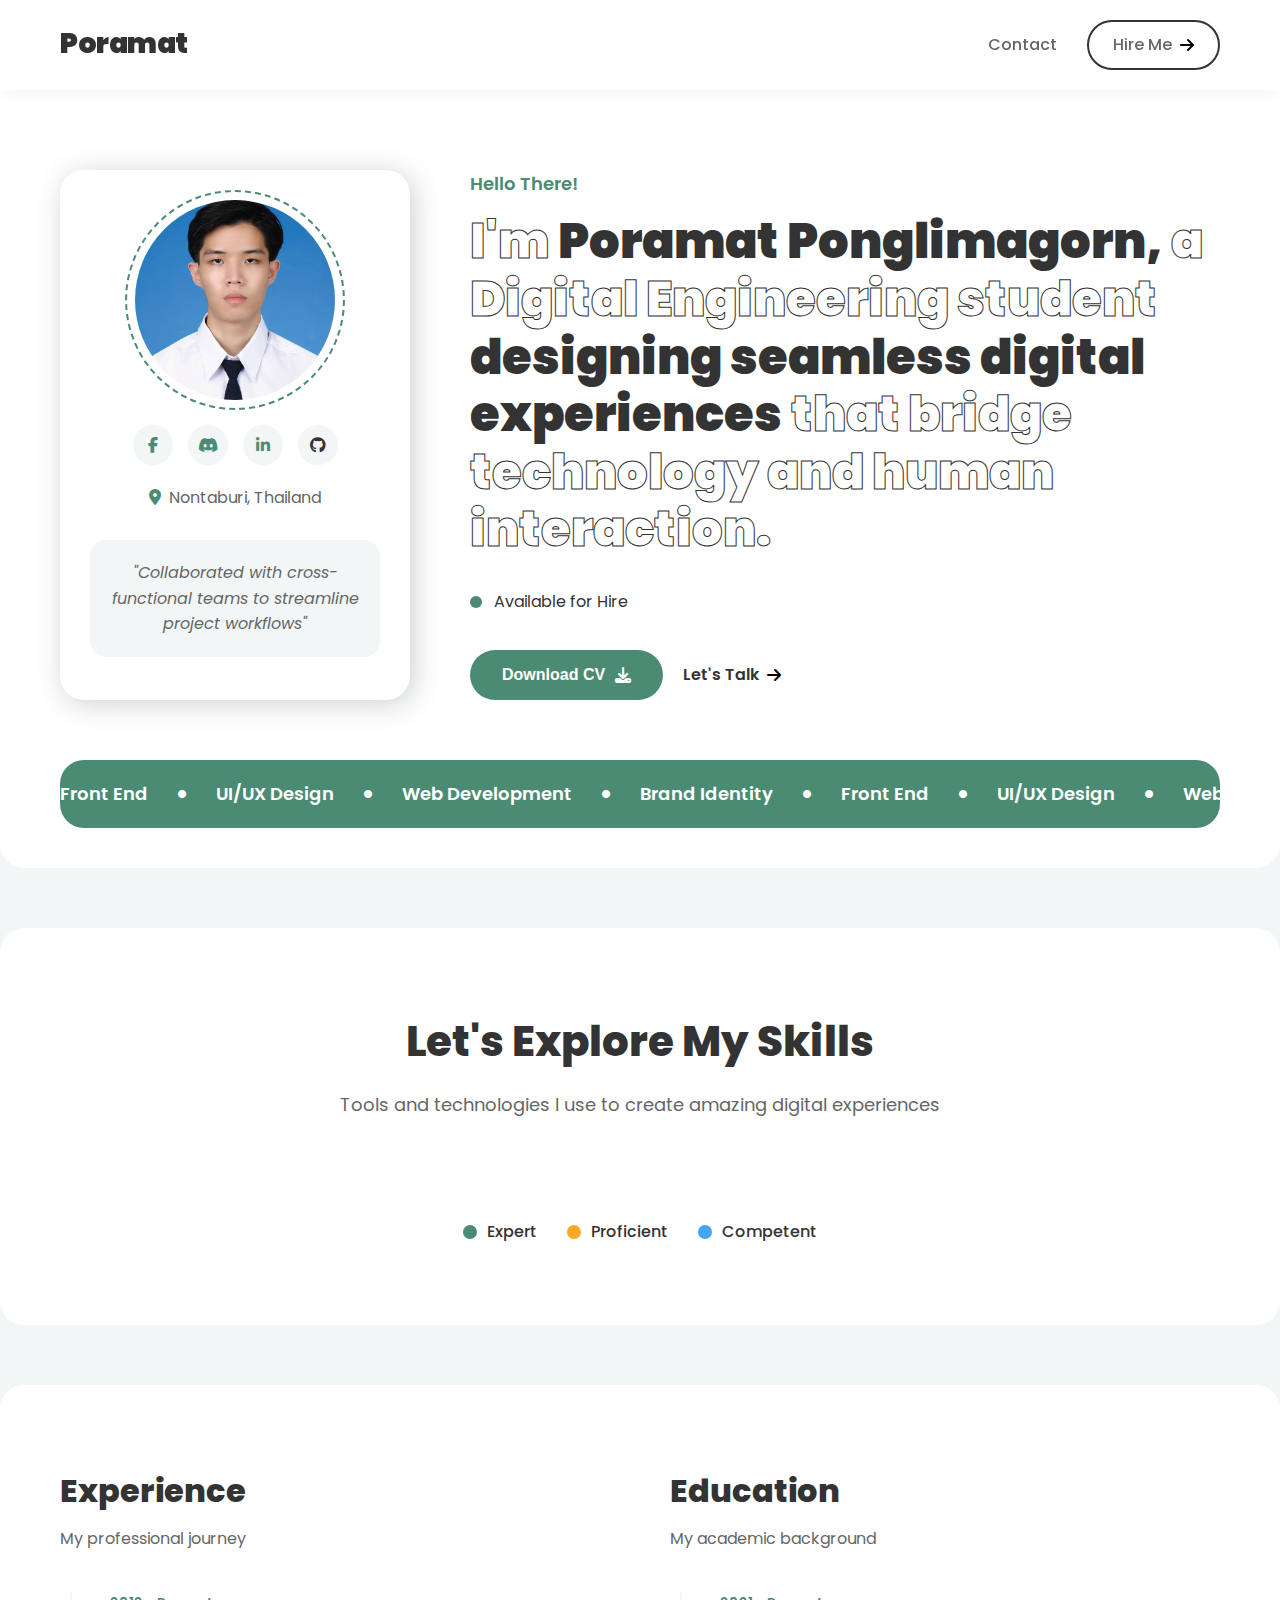
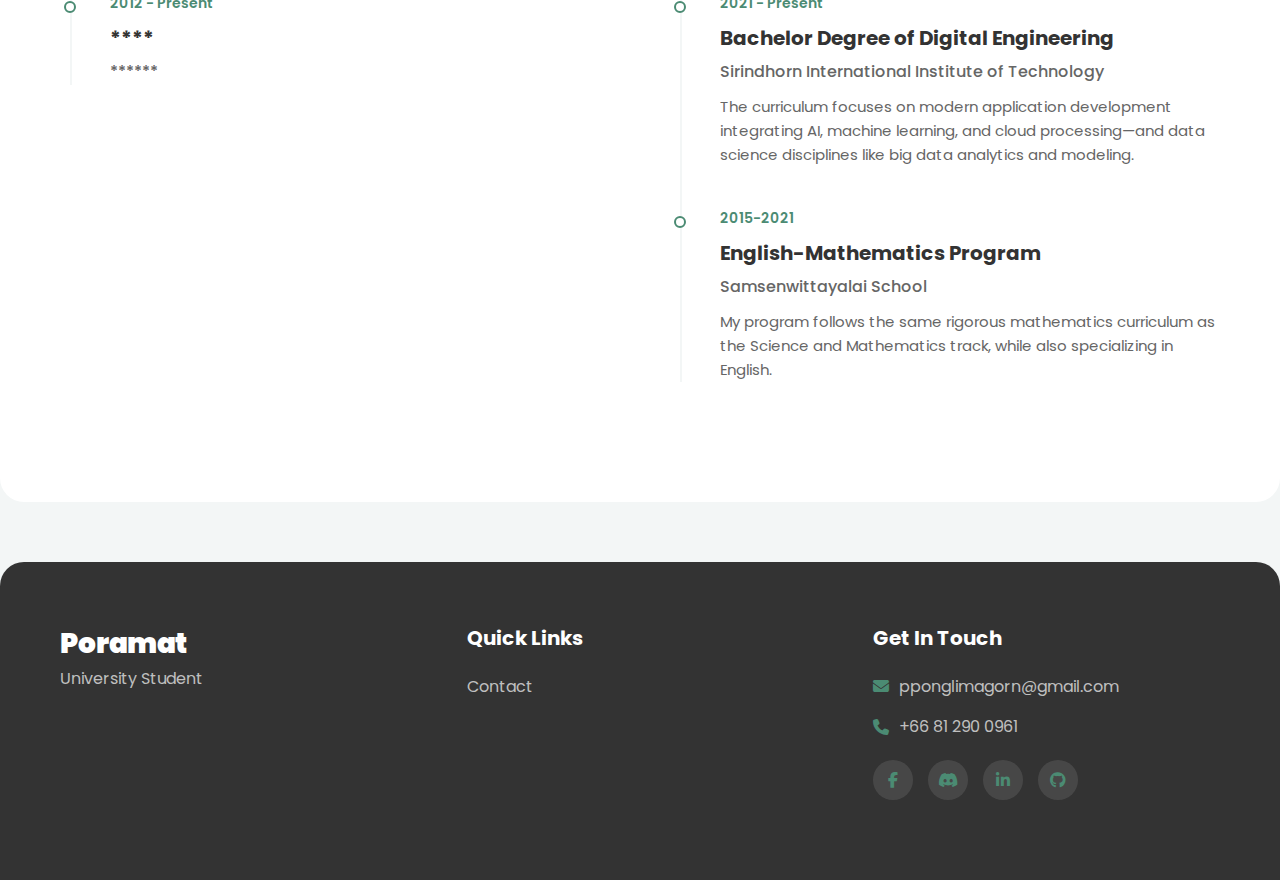
<file: index.html>
<!DOCTYPE html>
<html lang="en">
<head>
    <meta charset="UTF-8">
    <meta name="viewport" content="width=device-width, initial-scale=1.0">
    <title>Poramat - Portfolio</title>
    <link rel="stylesheet" href="style.css">
    <link rel="stylesheet" href="https://cdnjs.cloudflare.com/ajax/libs/font-awesome/6.4.0/css/all.min.css">
    <link href="https://fonts.googleapis.com/css2?family=Poppins:wght@300;400;500;600;700;800;900&display=swap" rel="stylesheet">
</head>
<body>
    <!-- Global Navigation (Sticky Header) -->
    <header class="header">
        <nav class="navbar">
            <div class="container">
                <a href="#" class="logo">Poramat</a>
                
                <div class="menu-toggle" id="menuToggle">
                    <span></span>
                    <span></span>
                    <span></span>
                </div>
                
                <ul class="nav-menu" id="navMenu">
                    <!--<li><a href="#about">About</a></li>
                    <li><a href="#services">Services</a></li>
                    <li><a href="#works">Works</a></li>
                    <li><a href="#pricing">Pricing</a></li>
                    <li><a href="#blog">Blog</a></li>-->
                    <li><a href="#contact">Contact</a></li>
                    <li><a href="#hire" class="hire-btn">Hire Me <i class="fas fa-arrow-right"></i></a></li>
                </ul>
            </div>
        </nav>
    </header>

    <!-- Hero Section -->
    <section class="hero">
        <div class="container">
            <div class="hero-content">
                <!-- Left: Profile Card -->
                <div class="profile-card">
                    <div class="avatar-container">
                        <div class="avatar">
                            <img src="./pics/รูปนักศึกษา.png" alt="Poramat Ponglimagorn">
                            <div class="dashed-border"></div>
                        </div>
                        
                        <div class="social-icons">
                            <a href="https://www.facebook.com/po.pi.45676" class="social-icon"><i class="fab fa-facebook-f" { color: #1877F2; }></i></a>
                            <a href="https://discord.gg/Ben3WygKyk" class="social-icon"><i class="fab fa-discord"></i></a>
                            <a href="#" class="social-icon"><i class="fab fa-linkedin-in"></i></a>
                            <a href="https://github.com/PorFerMat" class="social-icon"><i class="fab fa-github"></i></a>
                        </div>
                        
                        <div class="location">
                            <i class="fas fa-map-marker-alt"></i>
                            <span>Nontaburi, Thailand</span>
                        </div>
                    </div>
                    
                    <div class="profile-quote">
                        <p>"Collaborated with cross-functional teams to streamline project workflows"</p>
                    </div>
                </div>
                
                <!-- Right: Bio Card -->
                <div class="bio-card">
                    <p class="greeting">Hello There!</p>
                    
                    <h1 class="hero-title">
                        <span class="outline-text">I'm</span> <span class="bold-text">Poramat Ponglimagorn,</span> 
                        <span class="outline-text">a Digital Engineering student</span> 
                        <span class="bold-text">designing seamless digital experiences</span> 
                        <span class="outline-text">that bridge technology and human interaction.</span>
                    </h1>
                    
                    <div class="status-indicator">
                        <div class="green-dot"></div>
                        <span>Available for Hire</span>
                    </div>
                    
                    <div class="hero-actions">
                        <button class="download-btn">
                            <span>Download CV</span>
                            <i class="fas fa-download"></i>
                        </button>
                        <a href="https://www.facebook.com/po.pi.45676" class="contact-link">Let's Talk <i class="fas fa-arrow-right"></i></a>
                    </div>
                </div>
            </div>
            
            <!-- Ticker/Marquee -->
            <div class="ticker-container">
                <div class="ticker">
                    <div class="ticker-content">
                        <span>Front End</span>
                        <i class="fas fa-circle"></i>
                        <span>UI/UX Design</span>
                        <i class="fas fa-circle"></i>
                        <span>Web Development</span>
                        <i class="fas fa-circle"></i>
                        <span>Brand Identity</span>
                        <i class="fas fa-circle"></i>
                        <span>Front End</span>
                        <i class="fas fa-circle"></i>
                        <span>UI/UX Design</span>
                        <i class="fas fa-circle"></i>
                        <span>Web Development</span>
                        <i class="fas fa-circle"></i>
                        <span>Brand Identity</span>
                        <i class="fas fa-circle"></i>
                        <span>Front End</span>
                        <i class="fas fa-circle"></i>
                        <span>UI/UX Design</span>
                        <i class="fas fa-circle"></i>
                        <span>Web Development</span>
                        <i class="fas fa-circle"></i>
                        <span>Brand Identity</span>
                        <i class="fas fa-circle"></i>
                        <span>Front End</span>
                        <i class="fas fa-circle"></i>
                        <span>UI/UX Design</span>
                        <i class="fas fa-circle"></i>
                        <span>Web Development</span>
                        <i class="fas fa-circle"></i>
                        <span>Brand Identity</span>
                    </div>
                </div>
            </div>
        </div>
    </section>

    <!-- Professional Skills Section -->
    <section class="skills-section">
        <div class="container">
            <div class="section-header">
                <h2>Let's Explore My Skills</h2>
                <p>Tools and technologies I use to create amazing digital experiences</p>
            </div>
            
            <div class="skills-grid" id="skillsGrid">
            </div>
            
            <!-- Proficiency Legend -->
            <div class="proficiency-legend">
                <div class="legend-item">
                    <span class="legend-dot expert"></span>
                    <span>Expert</span>
                </div>
                <div class="legend-item">
                    <span class="legend-dot proficient"></span>
                    <span>Proficient</span>
                </div>
                <div class="legend-item">
                    <span class="legend-dot competent"></span>
                    <span>Competent</span>
                </div>
            </div>
        </div>
    </section>

    <!-- Experience & Education Section -->
    <section class="experience-section">
        <div class="container">
            <div class="two-column-layout">
                <!-- Experience Column -->
                <div class="column">
                    <div class="section-header">
                        <h3>Experience</h3>
                        <p>My professional journey</p>
                    </div>
                    
                    <div class="timeline">
                        <div class="timeline-item">
                            <div class="timeline-icon">
                                <div class="icon-circle"></div>
                            </div>
                            <div class="timeline-content">
                                <div class="timeline-date">2012 - Present</div>
                                <h4>****</h4>
                                <p class="role">******</p>
                                <p class="description"></p>
                            </div>
                        </div>
                        
                        <!--<div class="timeline-item">
                            <div class="timeline-icon">
                                <div class="icon-circle"></div>
                            </div>
                            <div class="timeline-content">
                                <div class="timeline-date">2022 - Present</div>
                                <h4>Marketing Expert GRP</h4>
                                <p class="role">Web Developer & Business Partner</p>
                                <p class="description">Collaborated on web development projects and business strategy.</p>
                            </div>
                        </div>-->
                    </div>
                </div>
                
                <!-- Education Column -->
                <div class="column">
                    <div class="section-header">
                        <h3>Education</h3>
                        <p>My academic background</p>
                    </div>
                    
                    <div class="timeline">
                        <div class="timeline-item">
                            <div class="timeline-icon">
                                <div class="icon-circle"></div>
                            </div>
                            <div class="timeline-content">
                                <div class="timeline-date">2021 - Present</div>
                                <h4>Bachelor Degree of Digital Engineering</h4>
                                <p class="institution">Sirindhorn International Institute of Technology</p>
                                <p class="description">The curriculum focuses on modern application development integrating AI, machine learning, and cloud processing—and data science disciplines like big data analytics and modeling.</p>
                            </div>
                        </div>
                        
                        <div class="timeline-item">
                            <div class="timeline-icon">
                                <div class="icon-circle"></div>
                            </div>
                            <div class="timeline-content">
                                <div class="timeline-date">2015-2021</div>
                                <h4>English-Mathematics Program</h4>
                                <p class="institution">Samsenwittayalai School</p>
                                <p class="description">My program follows the same rigorous mathematics curriculum as the Science and Mathematics track, while also specializing in English.</p>
                            </div>
                        </div>
                    </div>
                </div>
            </div>
        </div>
    </section>

    <!-- Footer -->
    <footer class="footer">
        <div class="container">
            <div class="footer-content">
                <div class="footer-brand">
                    <a href="#" class="logo">Poramat</a>
                    <p>University Student</p>
                </div>
                
                <div class="footer-links">
                    <h4>Quick Links</h4>
                    <ul>
                        <!--<li><a href="#about">About</a></li>
                        <li><a href="#services">Services</a></li>
                        <li><a href="#works">Works</a></li>
                        <li><a href="#pricing">Pricing</a></li>
                        <li><a href="#blog">Blog</a></li>-->
                        <li><a href="#contact">Contact</a></li>
                    </ul>
                </div>
                
                <div class="footer-contact">
                    <h4>Get In Touch</h4>
                    <p><i class="fas fa-envelope"></i> pponglimagorn@gmail.com</p>
                    <p><i class="fas fa-phone"></i> +66 81 290 0961</p>
                    <div class="footer-social">
                        <a href="#"><i class="fab fa-facebook-f"></i></a>
                        <a href="#"><i class="fab fa-discord"></i></a>
                        <a href="#"><i class="fab fa-linkedin-in"></i></a>
                        <a href="#"><i class="fab fa-github"></i></a>
                    </div>
                </div>
            </div>
        </div>
    </footer>

    <script src="script.js"></script>
</body>
</html>
</file>
<file: style.css>
/* style.css */
:root {
    --primary-color: #4B8B73; /* Forest Green */
    --secondary-color: #F3F6F6; /* Light Grey */
    --text-color: #333333;
    --text-light: #666666;
    --white: #FFFFFF;
    --border-radius: 24px;
    --transition: all 0.3s ease;
    --expert-color: #4B8B73; /* Forest Green */
    --proficient-color: #FFA726; /* Orange */
    --competent-color: #42A5F5; /* Blue */
}

* {
    margin: 0;
    padding: 0;
    box-sizing: border-box;
}

html {
    scroll-behavior: smooth;
}

body {
    font-family: 'Poppins', sans-serif;
    color: var(--text-color);
    background-color: var(--secondary-color);
    line-height: 1.6;
    overflow-x: hidden;
}

.container {
    width: 100%;
    max-width: 1200px;
    margin: 0 auto;
    padding: 0 20px;
}

/* Header & Navigation */
.header {
    position: sticky;
    top: 0;
    z-index: 1000;
    background-color: var(--white);
    box-shadow: 0 2px 20px rgba(0, 0, 0, 0.05);
}

.navbar {
    padding: 20px 0;
}

.navbar .container {
    display: flex;
    justify-content: space-between;
    align-items: center;
}

.logo {
    font-size: 28px;
    font-weight: 900;
    color: var(--text-color);
    text-decoration: none;
    letter-spacing: -0.5px;
}

.nav-menu {
    display: flex;
    list-style: none;
    align-items: center;
    gap: 30px;
}

.nav-menu a {
    text-decoration: none;
    color: var(--text-light);
    font-weight: 500;
    font-size: 16px;
    transition: var(--transition);
    text-align: center;
}

.nav-menu a:hover {
    color: var(--primary-color);
}

.hire-btn {
    background-color: transparent;
    color: var(--text-color);
    border: 2px solid var(--text-color);
    padding: 10px 24px;
    border-radius: 30px;
    font-weight: 600;
    font-size: 16px;
    cursor: pointer;
    transition: var(--transition);
    display: inline-flex;
    align-items: center;
    gap: 8px;
    width: auto;
}

.hire-btn:hover {
    background-color: var(--text-color);
    color: var(--white);
}

.menu-toggle {
    display: none;
    flex-direction: column;
    justify-content: space-between;
    width: 30px;
    height: 21px;
    cursor: pointer;
}

.menu-toggle span {
    display: block;
    height: 3px;
    width: 100%;
    background-color: var(--text-color);
    border-radius: 3px;
    transition: var(--transition);
}

/* Hero Section */
.hero {
    padding: 80px 0 40px;
    background-color: var(--white);
    border-radius: 0 0 var(--border-radius) var(--border-radius);
    margin-bottom: 60px;
}

.hero-content {
    display: flex;
    flex-wrap: wrap;
    gap: 60px;
    margin-bottom: 60px;
}

.profile-card {
    flex: 0 0 350px;
    background-color: var(--white);
    border-radius: var(--border-radius);
    padding: 30px;
    box-shadow: 4px 4px 28px rgba(33, 71, 35, 0.233);
    display: flex;
    flex-direction: column;
    align-items: center;
}

.avatar-container {
    display: flex;
    flex-direction: column;
    align-items: center;
    margin-bottom: 30px;
}

.avatar {
    position: relative;
    width: 200px;
    height: 200px;
    margin-bottom: 25px;
}

.avatar img {
    width: 100%;
    height: 100%;
    border-radius: 50%;
    object-fit: cover;
}

.dashed-border {
    position: absolute;
    top: -10px;
    left: -10px;
    right: -10px;
    bottom: -10px;
    border: 2px dashed var(--primary-color);
    border-radius: 50%;
    animation: rotate 120s linear infinite;
}

@keyframes rotate {
    0% { transform: rotate(0deg); }
    100% { transform: rotate(360deg); }
}

.social-icons {
    display: flex;
    gap: 15px;
    margin-bottom: 20px;
}

.social-icon {
    display: flex;
    align-items: center;
    justify-content: center;
    width: 40px;
    height: 40px;
    background-color: var(--secondary-color);
    color: var(--primary-color);
    border-radius: 50%;
    text-decoration: none;
    transition: var(--transition);
}

.social-icon:hover {
    background-color: var(--primary-color);
    color: var(--white);
    transform: translateY(-3px);
}

.location {
    display: flex;
    align-items: center;
    gap: 8px;
    color: var(--text-light);
    font-size: 16px;
}

.location i {
    color: var(--primary-color);
}

.profile-quote {
    background-color: var(--secondary-color);
    padding: 20px;
    border-radius: calc(var(--border-radius) - 8px);
    font-style: italic;
    color: var(--text-light);
    text-align: center;
    width: 100%;
}

.bio-card {
    flex: 1;
    min-width: 300px;
}

.greeting {
    font-size: 18px;
    color: var(--primary-color);
    font-weight: 600;
    margin-bottom: 15px;
}

.hero-title {
    font-size: 48px;
    line-height: 1.2;
    margin-bottom: 30px;
    font-weight: 800;
}

.outline-text {
    -webkit-text-stroke: 1px var(--text-color);
    -webkit-text-fill-color: transparent;
    font-weight: 900;
}

.bold-text {
    color: var(--text-color);
    font-weight: 900;
}

.status-indicator {
    display: flex;
    align-items: center;
    gap: 12px;
    margin-bottom: 35px;
}

.green-dot {
    width: 12px;
    height: 12px;
    background-color: var(--primary-color);
    border-radius: 50%;
    animation: pulse 2s infinite;
}

@keyframes pulse {
    0% { opacity: 1; }
    50% { opacity: 0.6; }
    100% { opacity: 1; }
}

.hero-actions {
    display: flex;
    gap: 20px;
    align-items: center;
    flex-wrap: wrap;
}

.download-btn {
    background-color: var(--primary-color);
    color: var(--white);
    border: none;
    padding: 16px 32px;
    border-radius: 30px;
    font-size: 16px;
    font-weight: 600;
    cursor: pointer;
    transition: var(--transition);
    display: inline-flex;
    align-items: center;
    gap: 10px;
}

.download-btn:hover {
    background-color: #3a6d5a;
    transform: translateY(-3px);
    box-shadow: 0 10px 20px rgba(75, 139, 115, 0.2);
}

.contact-link {
    color: var(--text-color);
    font-weight: 600;
    text-decoration: none;
    display: inline-flex;
    align-items: center;
    gap: 8px;
    transition: var(--transition);
}

.contact-link:hover {
    color: var(--primary-color);
    gap: 12px;
}

/* Ticker/Marquee */
.ticker-container {
    background-color: var(--primary-color);
    color: var(--white);
    padding: 20px 0;
    border-radius: var(--border-radius);
    overflow: hidden;
}

.ticker {
    overflow: hidden;
    position: relative;
}

.ticker-content {
    display: flex;
    align-items: center;
    gap: 30px;
    animation: ticker 30s linear infinite;
    white-space: nowrap;
}

.ticker-content span {
    font-size: 18px;
    font-weight: 600;
}

.ticker-content i {
    font-size: 8px;
}

@keyframes ticker {
    0% { transform: translateX(0); }
    100% { transform: translateX(-50%); }
}

/* Skills Section */
.skills-section {
    padding: 80px 0;
    background-color: var(--white);
    border-radius: var(--border-radius);
    margin-bottom: 60px;
}

.section-header {
    text-align: center;
    margin-bottom: 50px;
}

.section-header h2 {
    font-size: 42px;
    font-weight: 800;
    margin-bottom: 15px;
}

.section-header p {
    color: var(--text-light);
    font-size: 18px;
    max-width: 600px;
    margin: 0 auto;
}

.skills-grid {
    display: grid;
    grid-template-columns: repeat(4, 1fr);
    gap: 30px;
    margin-bottom: 50px;
}

.skill-card {
    background-color: var(--white);
    border: 2px solid var(--secondary-color);
    border-radius: var(--border-radius);
    padding: 30px;
    transition: var(--transition);
    cursor: pointer;
    display: flex;
    flex-direction: column;
    align-items: center;
    text-align: center;
}

.skill-card:hover, .skill-card.active {
    background-color: var(--text-color);
    border-color: var(--text-color);
    color: var(--white);
    transform: translateY(-10px);
}

.skill-card:hover .proficiency-level,
.skill-card.active .proficiency-level {
    color: var(--white);
}

.skill-icon {
    font-size: 40px;
    font-weight: 800;
    margin-bottom: 20px;
    height: 60px;
    display: flex;
    align-items: center;
}

.skill-name {
    font-size: 20px;
    font-weight: 600;
    margin-bottom: 15px;
}

.proficiency-level {
    font-size: 18px;
    font-weight: 700;
    margin-bottom: 15px;
    padding: 6px 16px;
    border-radius: 30px;
    display: inline-block;
}

/* Proficiency Level Colors */
.level-expert {
    background-color: rgba(75, 139, 115, 0.1);
    color: var(--expert-color);
    border: 2px solid rgba(75, 139, 115, 0.3);
}

.level-proficient {
    background-color: rgba(255, 167, 38, 0.1);
    color: var(--proficient-color);
    border: 2px solid rgba(255, 167, 38, 0.3);
}

.level-competent {
    background-color: rgba(66, 165, 245, 0.1);
    color: var(--competent-color);
    border: 2px solid rgba(66, 165, 245, 0.3);
}

/* Proficiency Legend */
.proficiency-legend {
    display: flex;
    justify-content: center;
    gap: 30px;
    flex-wrap: wrap;
}

.legend-item {
    display: flex;
    align-items: center;
    gap: 10px;
    font-weight: 500;
}

.legend-dot {
    width: 14px;
    height: 14px;
    border-radius: 50%;
}

.legend-dot.expert {
    background-color: var(--expert-color);
}

.legend-dot.proficient {
    background-color: var(--proficient-color);
}

.legend-dot.competent {
    background-color: var(--competent-color);
}

/* Experience & Education Section */
.experience-section {
    padding: 80px 0;
    background-color: var(--white);
    border-radius: var(--border-radius);
    margin-bottom: 60px;
}

.two-column-layout {
    display: flex;
    flex-wrap: wrap;
    gap: 60px;
}

.two-column-layout .column {
    flex: 1;
    min-width: 300px;
}

.two-column-layout .section-header {
    text-align: left;
    margin-bottom: 40px;
}

.two-column-layout .section-header h3 {
    font-size: 32px;
    font-weight: 800;
    margin-bottom: 10px;
}

.two-column-layout .section-header p {
    color: var(--text-light);
    font-size: 16px;
    margin: 0;
}

.timeline {
    position: relative;
    padding-left: 30px;
}

.timeline:before {
    content: '';
    position: absolute;
    left: 10px;
    top: 0;
    bottom: 0;
    width: 2px;
    background-color: var(--secondary-color);
}

.timeline-item {
    position: relative;
    margin-bottom: 40px;
}

.timeline-icon {
    position: absolute;
    left: -30px;
    top: 5px;
    width: 20px;
    height: 20px;
    display: flex;
    align-items: center;
    justify-content: center;
}

.icon-circle {
    width: 12px;
    height: 12px;
    border: 2px solid var(--primary-color);
    border-radius: 50%;
    background-color: var(--white);
}

.timeline-content {
    padding-left: 20px;
}

.timeline-date {
    font-size: 14px;
    color: var(--primary-color);
    font-weight: 600;
    margin-bottom: 8px;
}

.timeline-content h4 {
    font-size: 20px;
    font-weight: 700;
    margin-bottom: 5px;
}

.role, .institution {
    color: var(--text-light);
    font-weight: 500;
    margin-bottom: 10px;
}

.description {
    color: var(--text-light);
    font-size: 15px;
    line-height: 1.6;
}

/* Footer */
.footer {
    background-color: var(--text-color);
    color: var(--white);
    padding: 60px 0 30px;
    border-radius: var(--border-radius) var(--border-radius) 0 0;
}

.footer-content {
    display: flex;
    flex-wrap: wrap;
    gap: 60px;
    margin-bottom: 50px;
}

.footer-brand {
    flex: 1;
    min-width: 250px;
}

.footer-brand .logo {
    color: var(--white);
    margin-bottom: 15px;
}

.footer-brand p {
    color: rgba(255, 255, 255, 0.7);
}

.footer-links {
    flex: 1;
    min-width: 150px;
}

.footer-links h4, .footer-contact h4 {
    font-size: 20px;
    margin-bottom: 20px;
    font-weight: 700;
}

.footer-links ul {
    list-style: none;
}

.footer-links li {
    margin-bottom: 12px;
}

.footer-links a {
    color: rgba(255, 255, 255, 0.7);
    text-decoration: none;
    transition: var(--transition);
}

.footer-links a:hover {
    color: var(--white);
}

.footer-contact {
    flex: 1;
    min-width: 250px;
}

.footer-contact p {
    display: flex;
    align-items: center;
    gap: 10px;
    margin-bottom: 15px;
    color: rgba(255, 255, 255, 0.7);
}

.footer-contact i {
    color: var(--primary-color);
}

.footer-social {
    display: flex;
    gap: 15px;
    margin-top: 20px;
}

.footer-social a {
    display: flex;
    align-items: center;
    justify-content: center;
    width: 40px;
    height: 40px;
    background-color: rgba(255, 255, 255, 0.1);
    color: var(--white);
    border-radius: 50%;
    text-decoration: none;
    transition: var(--transition);
}

.footer-social a:hover {
    background-color: var(--primary-color);
    transform: translateY(-3px);
}

.footer-bottom {
    text-align: center;
    padding-top: 30px;
    border-top: 1px solid rgba(255, 255, 255, 0.1);
    color: rgba(255, 255, 255, 0.5);
    font-size: 14px;
}

/* Responsive Design */
@media (max-width: 1024px) {
    .skills-grid {
        grid-template-columns: repeat(3, 1fr);
    }
    
    .hero-title {
        font-size: 40px;
    }
}

@media (max-width: 768px) {
    .menu-toggle {
        display: flex;
    }
    
    .nav-menu {
        position: fixed;
        top: 80px;
        left: 0;
        right: 0;
        background-color: var(--white);
        flex-direction: column;
        padding: 30px;
        box-shadow: 0 10px 30px rgba(0, 0, 0, 0.1);
        transform: translateY(-100%);
        opacity: 0;
        visibility: hidden;
        transition: var(--transition);
        z-index: 999;
    }
    
    .nav-menu.active {
        transform: translateY(0);
        opacity: 1;
        visibility: visible;
    }
    
    .nav-menu li {
        margin: 0;
        width: 100%;
    }
    
    .nav-menu a {
        display: block;
        padding: 15px 0;
        border-bottom: 1px solid var(--secondary-color);
    }
    
    .nav-menu .hire-btn {
        margin-top: 10px;
        justify-content: center;
        border: 2px solid var(--text-color);
    }
    
    .hero-content {
        flex-direction: column;
        gap: 40px;
    }
    
    .profile-card {
        width: 100%;
        flex: none;
    }
    
    .hero-title {
        font-size: 32px;
    }
    
    .skills-grid {
        grid-template-columns: repeat(2, 1fr);
    }
    
    .two-column-layout {
        flex-direction: column;
        gap: 60px;
    }
    
    .footer-content {
        flex-direction: column;
        gap: 40px;
    }
}

@media (max-width: 480px) {
    .skills-grid {
        grid-template-columns: 1fr;
    }
    
    .hero-title {
        font-size: 28px;
    }
    
    .hero-actions {
        flex-direction: column;
        align-items: flex-start;
    }
    
    .section-header h2 {
        font-size: 32px;
    }
    
    .proficiency-legend {
        flex-direction: column;
        align-items: center;
        gap: 15px;
    }
}

/* Update skill icon styles for logo display */
.skill-icon {
    font-size: 40px;
    margin-bottom: 20px;
    height: 60px;
    display: flex;
    align-items: center;
    justify-content: center;
    width: 100%;
    color: var(--primary-color);
}

.skill-card:hover .skill-icon i {
    transform: scale(1.1);
    transition: transform 0.3s ease;
}

/* Specific icon adjustments */
.fa-figma {
    color: #F24E1E; 
}

.fa-palette {
    color: #00C4CC; 
}

.fa-github {
    color: #333; 
}

.fa-code {
    color: #E34F26; 
}

.fa-file-excel {
    color: #217346; 
}

.fa-python {
    color: #3776AB; 
}

.fa-js {
    color: #F7DF1E; 
}

.fa-c {
    color: #00599C; 
}

.fa-fire {
    color: #ff0000; 
}

.fa-database {
    color: #00599C; 
}

.fa-node-js {
    color: #009c2f; 
}

.ts-icon .fa-js {
    color: #3178C6; 
}

/* React */
.fa-react {
    color: #61DAFB; 
}

/* React Native */
.fa-mobile-alt {
    color: #61DAFB; 
}

/* Next.js */
.fa-arrow-right {
    color: #000000; 
}

/* PHP */
.fa-php {
    color: #777BB4; 
}

/* Alternative: Colored background versions */
.skill-icon.colored-bg .fa-js {
    color: white;
    background: linear-gradient(135deg, #F7DF1E 0%, #323330 100%);
}

.skill-icon.colored-bg .fa-react {
    color: white;
    background: linear-gradient(135deg, #61DAFB 0%, #282C34 100%);
}

.skill-icon.colored-bg .fa-php {
    color: white;
    background: linear-gradient(135deg, #777BB4 0%, #4F5B93 100%);
}

.skill-icon.colored-bg .fa-node-js {
    color: white;
    background: linear-gradient(135deg, #68A063 0%, #333333 100%);
}

/*Using colored backgrounds for icons */
.skill-icon-colored {
    background: linear-gradient(135deg, #667eea 0%, #764ba2 100%);
    width: 60px;
    height: 60px;
    border-radius: 50%;
    display: flex;
    align-items: center;
    justify-content: center;
    margin: 0 auto 20px;
}

.skill-icon-colored i {
    color: white;
    font-size: 28px;
}

/* For HTML/CSS: Use two icons side by side */
.html-css-icon {
    display: flex;
    gap: 10px;
}

.html-css-icon i:nth-child(1) {
    color: #E34F26; /* HTML orange */
}

.html-css-icon i:nth-child(2) {
    color: #1572B6; /* CSS blue */
}
</file>
